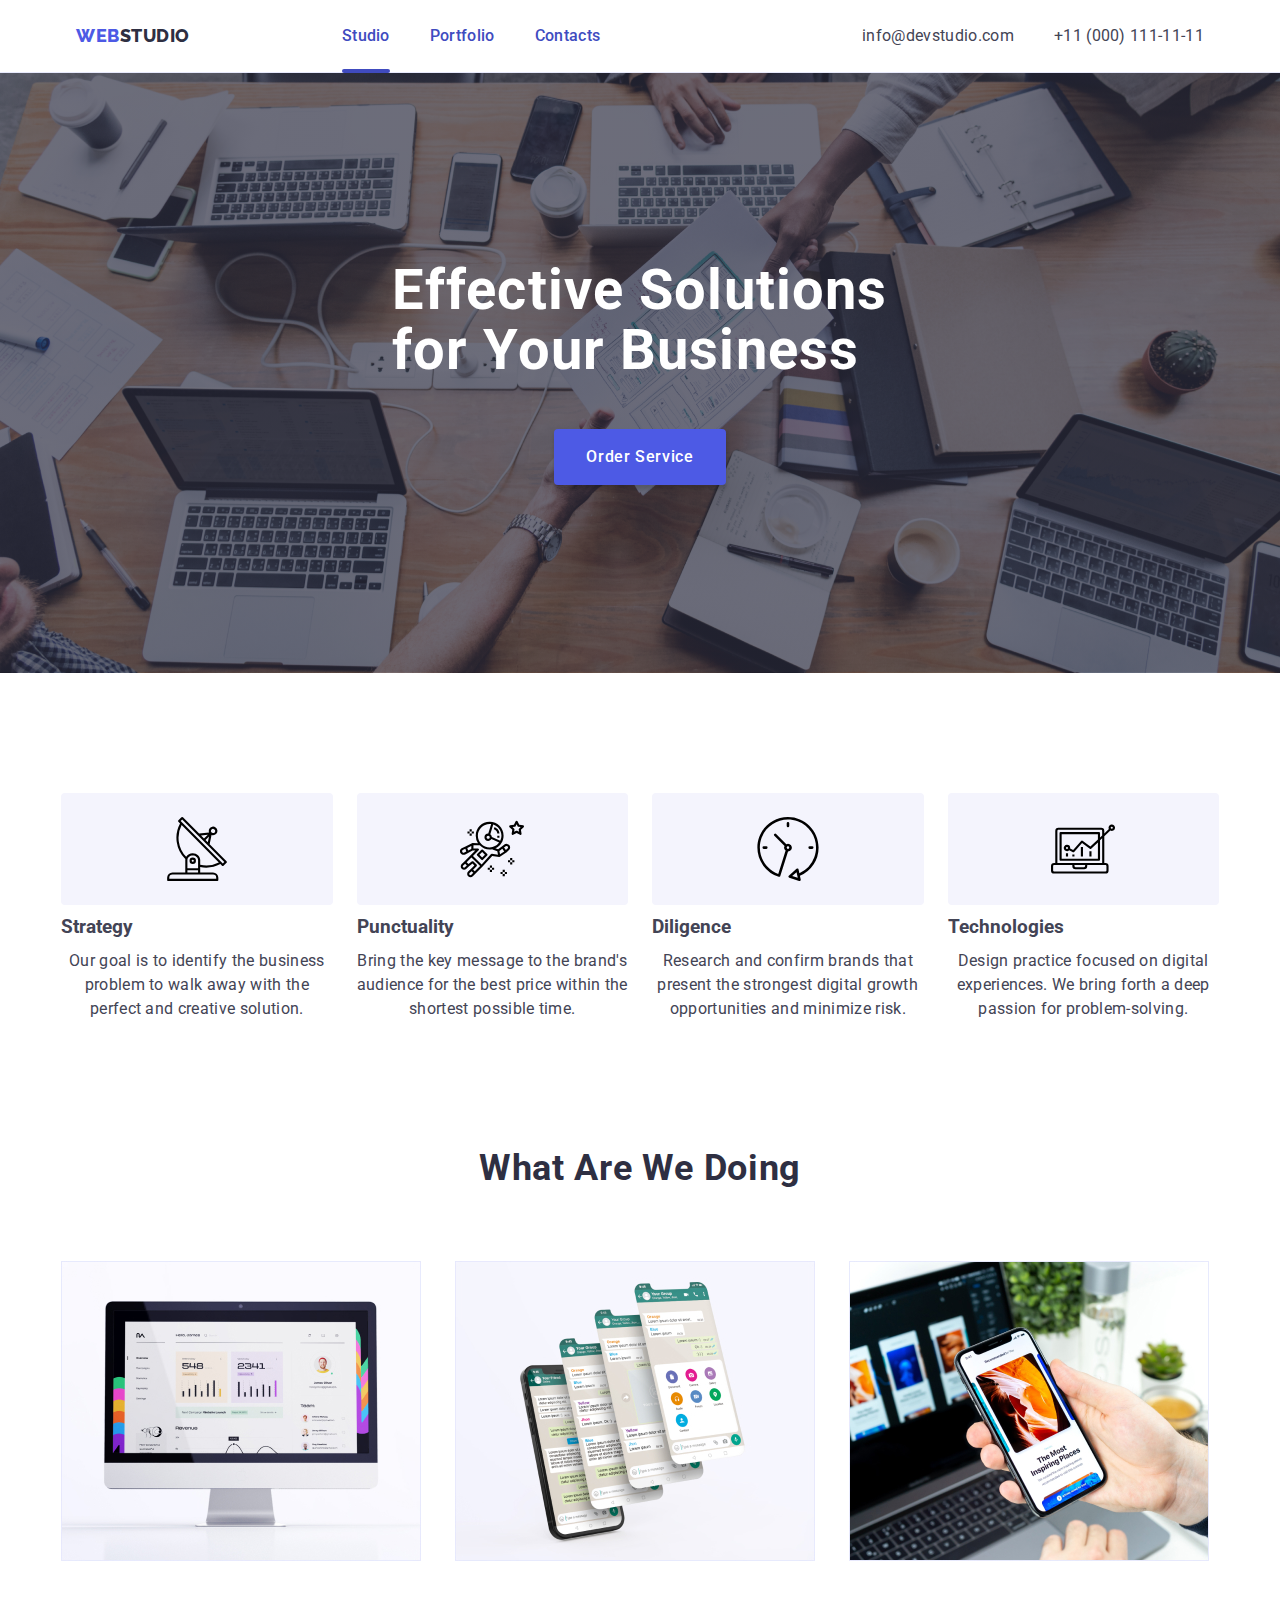
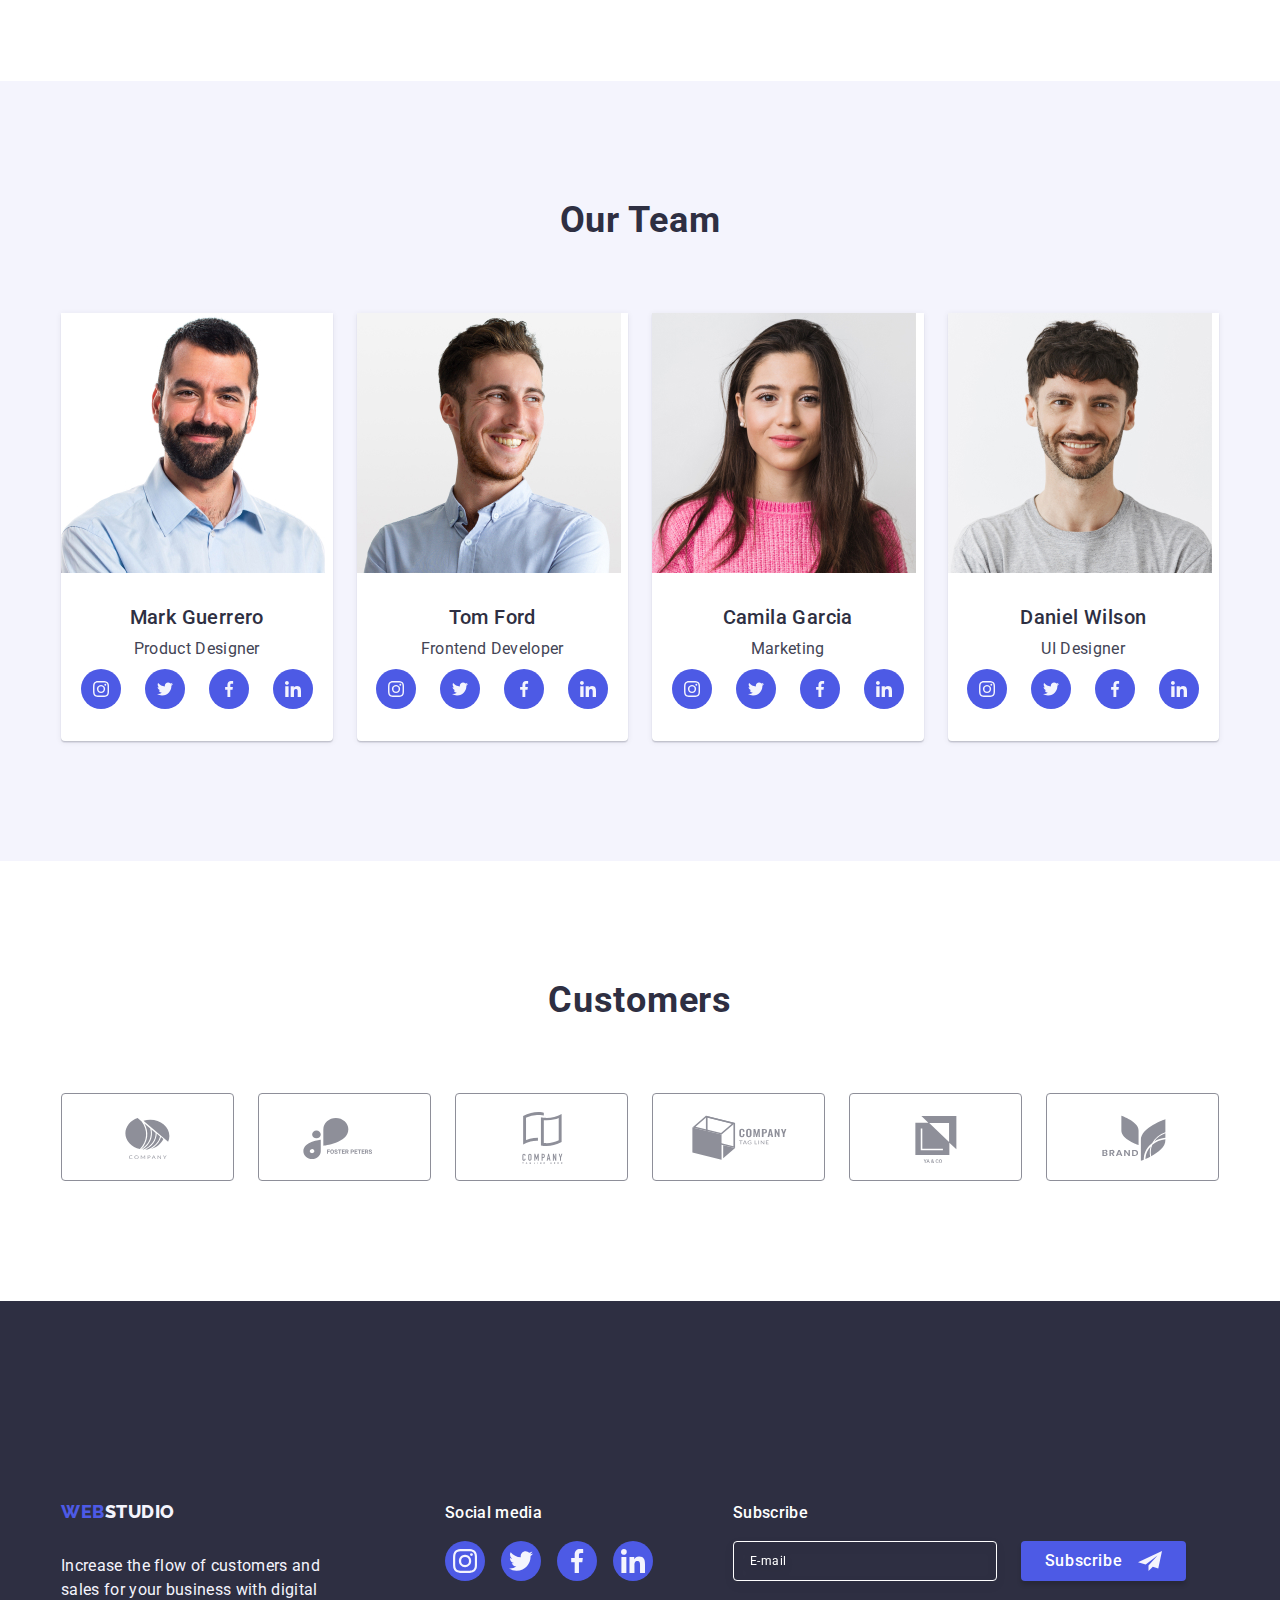
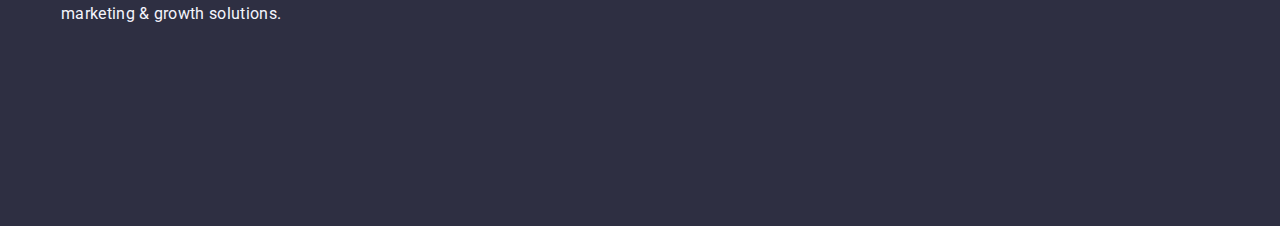
<file: index.html>
<!DOCTYPE html>
<html lang="en">
  <head>
    <meta charset="UTF-8" />
    <meta http-equiv="X-UA-Compatible" content="IE=edge" />
    <meta name="viewport" content="width=device-width, initial-scale=1.0" />
    <link rel="preconnect" href="https://fonts.googleapis.com" />
    <link rel="preconnect" href="https://fonts.gstatic.com" crossorigin />
    <link
      href="https://fonts.googleapis.com/css2?family=Raleway:wght@800&family=Roboto:wght@400;500;700;900&display=swap"
      rel="stylesheet"
    />
    <link
      rel="stylesheet"
      href="https://cdn.jsdelivr.net/npm/modern-normalize@1.1.0/modern-normalize.min.css"
    />
    <link rel="stylesheet" href="./css/style.css" />
    <title>Main page</title>
  </head>
  <body>
    <header class="page-header">
      <div class="container header-container">
        <nav class="menu">
          <a class="logo link" href="./index.html"
            >Web<span class="logo-text">Studio</span>
          </a>
          <ul class="menu-nav list">
            <li>
              <a class="menu-nav link active" href="./index.html">Studio</a>
            </li>
            <li>
              <a class="menu-nav link" href="./portfolio.html">Portfolio</a>
            </li>
            <li><a class="menu-nav link" href="">Contacts</a></li>
          </ul>
        </nav>

        <address class="contact">
          <ul class="contact list">
            <li>
              <a class="contact link" href="mailto:info@devstudio.com"
                >info@devstudio.com</a
              >
            </li>
            <li>
              <a class="contact link" href="tel:+110001111111"
                >+11 (000) 111-11-11</a
              >
            </li>
          </ul>
        </address>
      </div>
    </header>

    <main>
      <!-- SECTION   1 -->
      <section class="section hero">
        <div class="container hero-container">
          <h1 class="hero-text">Effective Solutions for Your Business</h1>
          <button type="button" class="hero-button" data-modal-open>
            <span class="hero-btn-txt">Order Service</span>
          </button>
        </div>
      </section>

      <!-- SECTION 2-->
      <section class="section preference">
        <div class="container">
          <h2 class="visually-hidden">Our preference</h2>
          <ul class="preference list">
            <li class="pref-content">
              <div class="pref-rectangle">
                <svg class="pref-icon" width="64" height="64">
                  <use href="./images/icons.svg#icon-antenna"></use>
                </svg>
              </div>
              <h3 class="name-group">Strategy</h3>
              <p class="pref-text">
                Our goal is to identify the business problem to walk away with
                the perfect and creative solution.
              </p>
            </li>
            <li class="pref-content">
              <div class="pref-rectangle">
                <svg class="pref-icon" width="64" height="64">
                  <use href="./images/icons.svg#icon-astronaut"></use>
                </svg>
              </div>
              <h3 class="name-group">Punctuality</h3>
              <p class="pref-text">
                Bring the key message to the brand's audience for the best price
                within the shortest possible time.
              </p>
            </li>
            <li class="pref-content">
              <div class="pref-rectangle">
                <svg class="pref-icon" width="64" height="64">
                  <use href="./images/icons.svg#icon-clock"></use>
                </svg>
              </div>
              <h3 class="name-group">Diligence</h3>
              <p class="pref-text">
                Research and confirm brands that present the strongest digital
                growth opportunities and minimize risk.
              </p>
            </li>
            <li class="pref-content">
              <div class="pref-rectangle">
                <svg class="pref-icon" width="64" height="64">
                  <use href="./images/icons.svg#icon-diagram"></use>
                </svg>
              </div>
              <h3 class="name-group">Technologies</h3>
              <p class="pref-text">
                Design practice focused on digital experiences. We bring forth a
                deep passion for problem-solving.
              </p>
            </li>
          </ul>
        </div>
      </section>

      <!-- SECTION 3-->
      <section class="section doing">
        <div class="container">
          <h2 class="name-sect">What are we doing</h2>
          <ul class="doing list">
            <li class="doing-items">
              <img
                src="./images/monitor.jpg"
                width="360"
                height="300"
                alt="Monitor"
              />
            </li>
            <li class="doing-items">
              <img
                src="./images/mobile.jpg"
                width="360"
                height="300"
                alt="Mobile"
              />
            </li>
            <li class="doing-items">
              <img
                src="./images/hand-mobile.jpg"
                width="360"
                height="300"
                alt="Mobile on hand"
              />
            </li>
          </ul>
        </div>
      </section>

      <!-- SECTION 4-->
      <section class="section team">
        <div class="container">
          <h2 class="name-sect">Our Team</h2>
          <ul class="team list">
            <li class="team-item">
              <img
                src="./images/Mark-Guerrero.jpg"
                width="264"
                alt="Mark Guerrero"
              />
              <div class="card-content">
                <h3 class="team-name-group">Mark Guerrero</h3>
                <p class="pref-text">Product Designer</p>
                <ul class="social list">
                  <li class="social-items">
                    <a href="" class="social-link">
                      <svg class="icon-social" height="16" width="16">
                        <use href="./images/icons.svg#icon-instagram"></use>
                      </svg>
                    </a>
                  </li>
                  <li class="social-items">
                    <a href="" class="social-link">
                      <svg class="icon-social" height="16" width="16">
                        <use href="./images/icons.svg#icon-twitter"></use>
                      </svg>
                    </a>
                  </li>
                  <li class="social-items">
                    <a href="" class="social-link">
                      <svg class="icon-social" height="16" width="16">
                        <use href="./images/icons.svg#icon-facebook"></use>
                      </svg>
                    </a>
                  </li>
                  <li class="social-items">
                    <a href="" class="social-link">
                      <svg class="icon-social" height="16" width="16">
                        <use href="./images/icons.svg#icon-linkedin"></use>
                      </svg>
                    </a>
                  </li>
                </ul>
              </div>
            </li>
            <li class="team-item">
              <img src="./images/Tom-Ford.jpg" width="264" alt="Tom Ford" />
              <div class="card-content">
                <h3 class="team-name-group">Tom Ford</h3>
                <p class="pref-text">Frontend Developer</p>
                <ul class="social list">
                  <li class="social-items">
                    <a href="" class="social-link">
                      <svg class="icon-social" height="16" width="16">
                        <use href="./images/icons.svg#icon-instagram"></use>
                      </svg>
                    </a>
                  </li>
                  <li class="social-items">
                    <a href="" class="social-link">
                      <svg class="icon-social" height="16" width="16">
                        <use href="./images/icons.svg#icon-twitter"></use>
                      </svg>
                    </a>
                  </li>
                  <li class="social-items">
                    <a href="" class="social-link">
                      <svg class="icon-social" height="16" width="16">
                        <use href="./images/icons.svg#icon-facebook"></use>
                      </svg>
                    </a>
                  </li>
                  <li class="social-items">
                    <a href="" class="social-link">
                      <svg class="icon-social" height="16" width="16">
                        <use href="./images/icons.svg#icon-linkedin"></use>
                      </svg>
                    </a>
                  </li>
                </ul>
              </div>
            </li>
            <li class="team-item">
              <img
                src="./images/Camila-Garcia.jpg"
                width="264"
                alt="Camila Garcia"
              />
              <div class="card-content">
                <h3 class="team-name-group">Camila Garcia</h3>
                <p class="pref-text">Marketing</p>
                <ul class="social list">
                  <li class="social-items">
                    <a href="" class="social-link">
                      <svg class="icon-social" height="16" width="16">
                        <use href="./images/icons.svg#icon-instagram"></use>
                      </svg>
                    </a>
                  </li>
                  <li class="social-items">
                    <a href="" class="social-link">
                      <svg class="icon-social" height="16" width="16">
                        <use href="./images/icons.svg#icon-twitter"></use>
                      </svg>
                    </a>
                  </li>
                  <li class="social-items">
                    <a href="" class="social-link">
                      <svg class="icon-social" height="16" width="16">
                        <use href="./images/icons.svg#icon-facebook"></use>
                      </svg>
                    </a>
                  </li>
                  <li class="social-items">
                    <a href="" class="social-link">
                      <svg class="icon-social" height="16" width="16">
                        <use href="./images/icons.svg#icon-linkedin"></use>
                      </svg>
                    </a>
                  </li>
                </ul>
              </div>
            </li>
            <li class="team-item">
              <img
                src="./images/Daniel-Wilson.jpg"
                width="264"
                alt="Daniel Wilson"
              />
              <div class="card-content">
                <h3 class="team-name-group">Daniel Wilson</h3>
                <p class="pref-text">UI Designer</p>
                <ul class="social list">
                  <li class="social-items">
                    <a href="" class="social-link">
                      <svg class="icon-social" height="16" width="16">
                        <use href="./images/icons.svg#icon-instagram"></use>
                      </svg>
                    </a>
                  </li>
                  <li class="social-items">
                    <a href="" class="social-link">
                      <svg class="icon-social" height="16" width="16">
                        <use href="./images/icons.svg#icon-twitter"></use>
                      </svg>
                    </a>
                  </li>
                  <li class="social-items">
                    <a href="" class="social-link">
                      <svg class="icon-social" height="16" width="16">
                        <use href="./images/icons.svg#icon-facebook"></use>
                      </svg>
                    </a>
                  </li>
                  <li class="social-items">
                    <a href="" class="social-link">
                      <svg class="icon-social" height="16" width="16">
                        <use href="./images/icons.svg#icon-linkedin"></use>
                      </svg>
                    </a>
                  </li>
                </ul>
              </div>
            </li>
          </ul>
        </div>
      </section>

      <!-- SECTION 5-->
      <section class="section customers">
        <div class="container">
          <h2 class="name-sect">Customers</h2>
          <ul class="customers list">
            <li class="customers-item">
              <a href="" class="customers-link">
                <svg class="icon-customers" height="56" width="104">
                  <use href="./images/icons.svg#icon-logo-company"></use>
                </svg>
              </a>
            </li>
            <li class="customers-item">
              <a class="customers-link" href="">
                <svg class="icon-customers" height="56" width="104">
                  <use href="./images/icons.svg#icon-logo-foster-peters"></use>
                </svg>
              </a>
            </li>
            <li class="customers-item">
              <a class="customers-link" href="">
                <svg class="icon-customers" height="56" width="104">
                  <use href="./images/icons.svg#icon-logo-tagline"></use>
                </svg>
              </a>
            </li>
            <li class="customers-item">
              <a class="customers-link" href="">
                <svg class="icon-customers" height="56" width="104">
                  <use
                    href="./images/icons.svg#icon-logo-tagline-company"
                  ></use>
                </svg>
              </a>
            </li>
            <li class="customers-item">
              <a class="customers-link" href="">
                <svg class="icon-customers" height="56" width="104">
                  <use href="./images/icons.svg#icon-logo-ya-co"></use>
                </svg>
              </a>
            </li>
            <li class="customers-item">
              <a class="customers-link" href="">
                <svg class="icon-customers" height="56" width="104">
                  <use href="./images/icons.svg#icon-logo-brand"></use>
                </svg>
              </a>
            </li>
          </ul>
        </div>
      </section>
    </main>
    <footer class="footer">
      <div class="container footer">
        <div class="footer-content">
          <a class="logo-footer" href="./index.html"
            >Web<span class="logo-footer-text">Studio</span></a
          >
          <p class="footer-text">
            Increase the flow of customers and sales for your business with
            digital marketing & growth solutions.
          </p>
        </div>
        <div class="footer-social">
          <p class="footer-social-text">Social media</p>
          <ul class="social-footer list">
            <li class="social-footer-items">
              <a class="social-footer-link" href="">
                <svg class="footer-icon-social" height="24" width="24">
                  <use href="./images/icons.svg#icon-instagram"></use>
                </svg>
              </a>
            </li>
            <li class="social-footer-items">
              <a class="social-footer-link" href="">
                <svg class="footer-icon-social" height="24" width="24">
                  <use href="./images/icons.svg#icon-twitter"></use>
                </svg>
              </a>
            </li>
            <li class="social-footer-items">
              <a class="social-footer-link" href="">
                <svg class="footer-icon-social" height="24" width="24">
                  <use href="./images/icons.svg#icon-facebook"></use>
                </svg>
              </a>
            </li>
            <li class="social-footer-items">
              <a class="social-footer-link" href="">
                <svg class="footer-icon-social" height="24" width="24">
                  <use href="./images/icons.svg#icon-linkedin"></use>
                </svg>
              </a>
            </li>
          </ul>
        </div>
        <div class="footer-subscribe">
          <p class="subscribe-text">Subscribe</p>
          <form class="subscribe-form">
            <label class="label-subscribe">
              <input
                class="input-subscribe"
                name="email"
                type="email"
                placeholder="E-mail"
              />
            </label>
            <button class="button-subscribe" type="submit">
              Subscribe
              <svg class="icon-subscribe" width="24" height="24">
                <use href="./images/icons.svg#icon-subscribe"></use>
              </svg>
            </button>
          </form>
        </div>
      </div>
    </footer>
    <div class="backdrop is-hidden" data-modal>
      <div class="modal">
        <button type="button" class="modal-btn" data-modal-close>
          <svg class="icon-modal-btn" width="8" height="8">
            <use href="./images/icons.svg#icon-close-black"></use>
          </svg>
        </button>
        <p class="modal-title">Leave your contacts and we will call you back</p>
        <form class="form-modal">
          <div class="form-items">
            <label class="modal-label" for="user-name"> Name</label>
            <div class="container-input-svg">
              <input
                class="modal-text"
                id="user-name"
                type="text"
                name="user-name"
              />
              <svg class="icon-modal" height="24" width="18">
                <use href="./images/icons.svg#icon-person"></use>
              </svg>
            </div>
          </div>
          <div class="form-items">
            <label class="modal-label" for="user-phone"> Phone</label>
            <div class="container-input-svg">
              <input
                class="modal-text"
                type="tel"
                id="user-phone"
                name="user-phone"
              />
              <svg class="icon-modal" height="24" width="18">
                <use href="./images/icons.svg#icon-phone"></use>
              </svg>
            </div>
          </div>
          <div class="form-items">
            <label class="modal-label" for="user-email">Email</label>
            <div class="container-input-svg">
              <input
                class="modal-text"
                type="email"
                id="user-email"
                name="user-email"
              />
              <svg class="icon-modal" height="24" width="18">
                <use href="./images/icons.svg#icon-email"></use>
              </svg>
            </div>
          </div>
          <div class="form-items-comment">
            <label class="modal-label" for="user-comment">Comment</label>
            <textarea
              class="modal-text-comment"
              id="user-comment"
              name="user-comment"
              placeholder="Text input"
            ></textarea>
          </div>

          <div class="form-items-checkbox">
            <input
              class="modal-checkbox visually-hidden"
              type="checkbox"
              id="user-privacy"
              name="user-privacy"
              value="true"
            />
            <label class="modal-label-checkbox" for="user-privacy">
              <span class="privacy-text">
                <svg class="icon-checkbox" height="8" width="10">
                  <use href="./images/icons.svg#icon-Vector"></use>
                </svg>
              </span>
              I accept the terms and conditions of the
              <a class="privacy link" href=""> Privacy Policy </a>
            </label>
          </div>

          <button class="modal-button" type="submit">
            <span class="modal-btn-txt">Send</span>
          </button>
        </form>
      </div>
    </div>
    <script src="./js/modal.js"></script>
  </body>
</html>
</file>
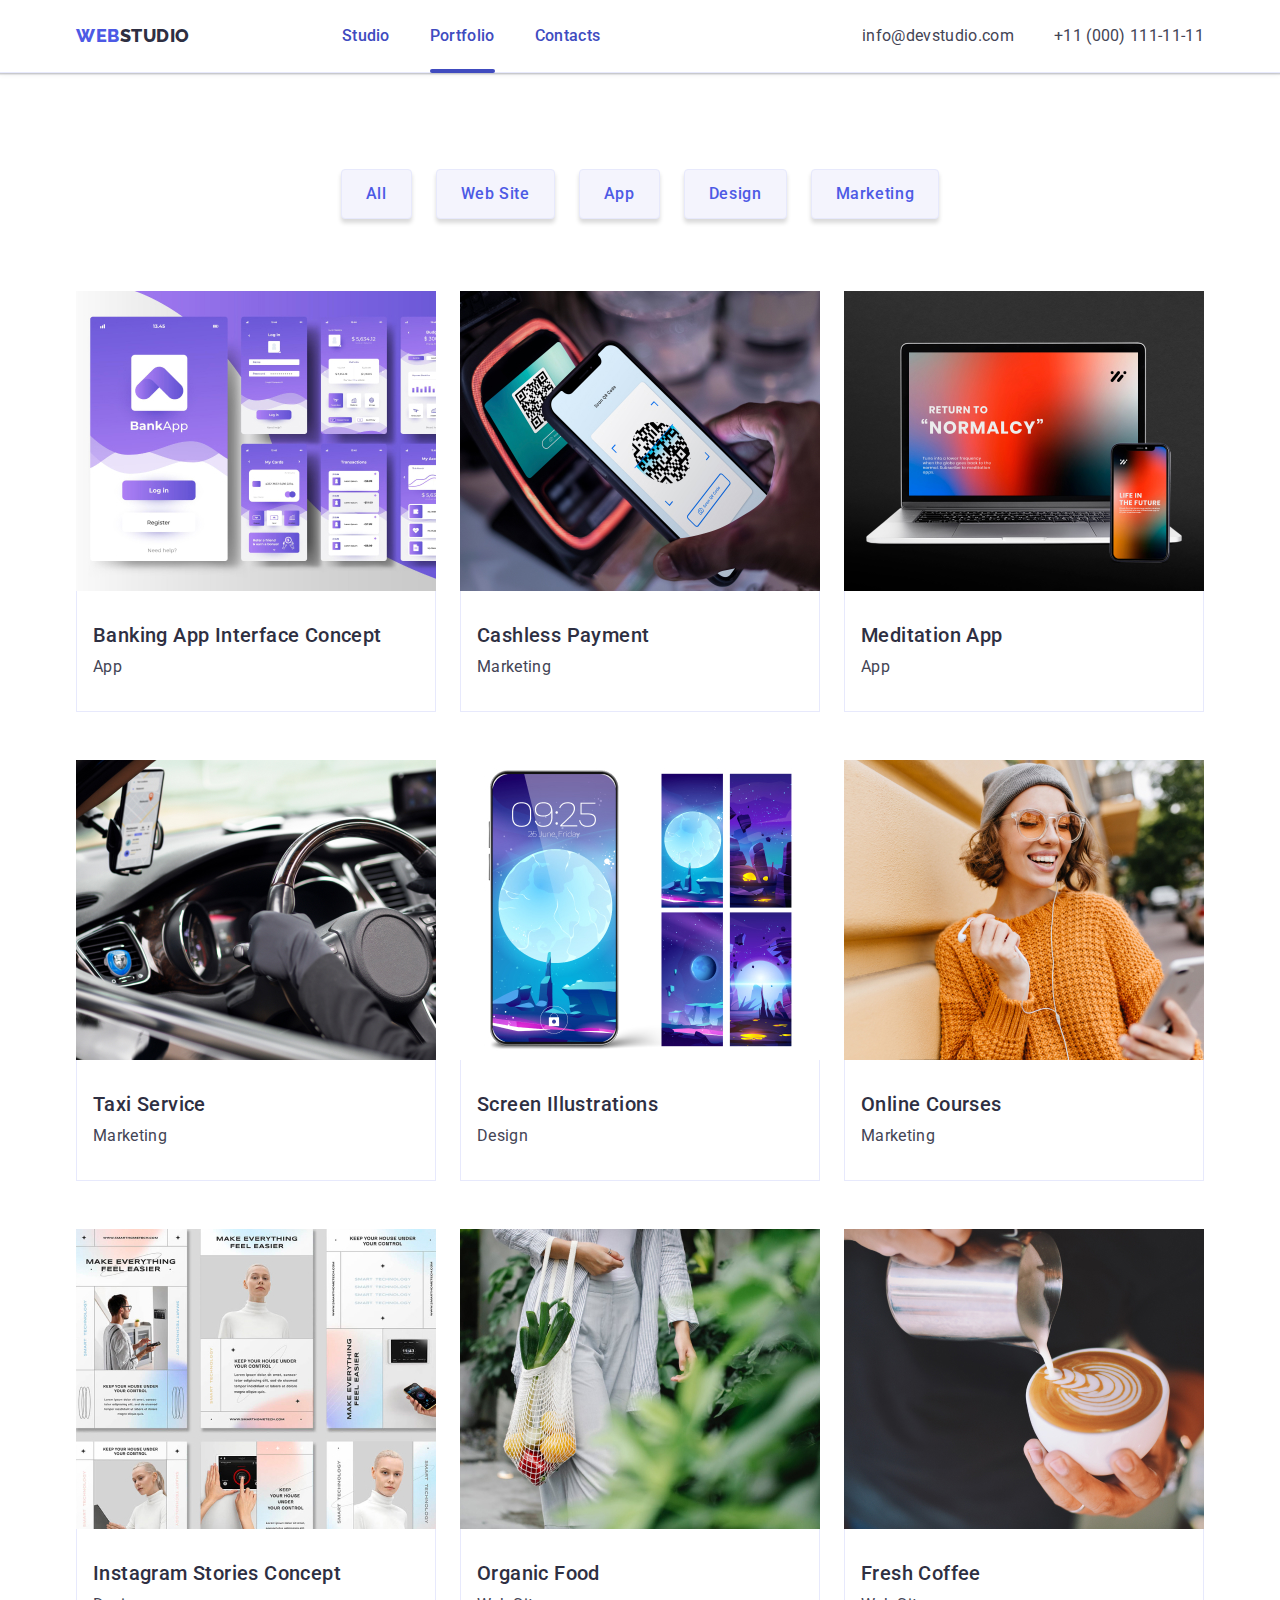
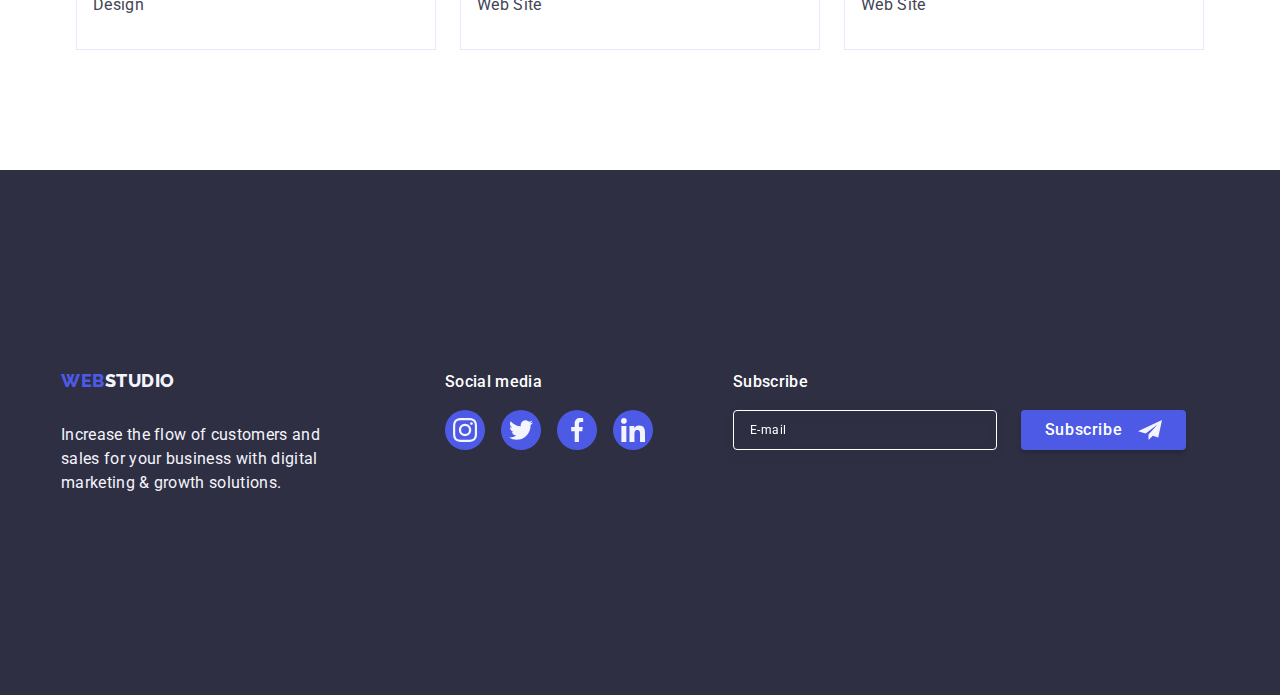
<file: portfolio.html>
<!DOCTYPE html>
<html lang="en">
  <head>
    <meta charset="UTF-8" />
    <meta http-equiv="X-UA-Compatible" content="IE=edge" />
    <meta name="viewport" content="width=device-width, initial-scale=1.0" />

    <link rel="preconnect" href="https://fonts.googleapis.com" />
    <link rel="preconnect" href="https://fonts.gstatic.com" crossorigin />
    <link
      href="https://fonts.googleapis.com/css2?family=Raleway:wght@800&family=Roboto:wght@400;500;700;900&display=swap"
      rel="stylesheet"
    />
    <link
      rel="stylesheet"
      href="https://cdn.jsdelivr.net/npm/modern-normalize@1.1.0/modern-normalize.min.css"
    />
    <link rel="stylesheet" href="./css/style.css" />
    <title>Portfolio</title>
  </head>
  <body>
    <header class="page-header">
      <div class="container header-container">
        <nav class="menu">
          <a class="logo link" href="./index.html"
            >Web<span class="logo-text">Studio</span>
          </a>
          <ul class="menu-nav list">
            <li>
              <a class="menu-nav link" href="./index.html">Studio</a>
            </li>
            <li>
              <a class="menu-nav link active" href="./portfolio.html"
                >Portfolio</a
              >
            </li>
            <li><a class="menu-nav link" href="">Contacts</a></li>
          </ul>
        </nav>

        <address class="contact">
          <ul class="contact list">
            <li>
              <a class="contact link" href="mailto:info@devstudio.com"
                >info@devstudio.com</a
              >
            </li>
            <li>
              <a class="contact link" href="tel:+110001111111"
                >+11 (000) 111-11-11</a
              >
            </li>
          </ul>
        </address>
      </div>
    </header>

    <main>
      <section class="filter-section">
        <div class="container">
          <h1 class="visually-hidden">Portfolio</h1>
          <ul class="filter list">
            <li class="filter-items">
              <button class="filt-btn" type="button">All</button>
            </li>
            <li class="filter-items">
              <button class="filt-btn" type="button">Web Site</button>
            </li>
            <li class="filter-items">
              <button class="filt-btn" type="button">App</button>
            </li>
            <li class="filter-items">
              <button class="filt-btn" type="button">Design</button>
            </li>
            <li class="filter-items">
              <button class="filt-btn" type="button">Marketing</button>
            </li>
          </ul>
          <ul class="work list">
            <li class="work-items">
              <a class="project link" href="./images/banking-app.jpg">
                <div class="work-img-overflow">
                  <img
                    src="./images/banking-app.jpg"
                    alt="Photo Banking App"
                    width="360"
                  />
                  <p class="work-cover-text">
                    14 Stylish and User-Friendly App Design Concepts · Task
                    Manager App · Calorie Tracker App · Exotic Fruit Ecommerce
                    App · Cloud Storage App
                  </p>
                </div>
                <div class="work-items-conteiner">
                  <h2 class="project-text">Banking App Interface Concept</h2>
                  <p class="type-project">App</p>
                </div>
              </a>
            </li>
            <li class="work-items">
              <a class="project link" href="./images/cashless.jpg">
                <div class="work-img-overflow">
                  <img
                    src="./images/cashless.jpg"
                    alt="Photo Cashless"
                    width="360"
                  />

                  <p class="work-cover-text">
                    14 Stylish and User-Friendly App Design Concepts · Task
                    Manager App · Calorie Tracker App · Exotic Fruit Ecommerce
                    App · Cloud Storage App
                  </p>
                </div>
                <div class="work-items-conteiner">
                  <h2 class="project-text">Cashless Payment</h2>
                  <p class="type-project">Marketing</p>
                </div>
              </a>
            </li>
            <li class="work-items">
              <a class="project link" href="./images/meditation.jpg">
                <div class="work-img-overflow">
                  <img
                    src="./images/meditation.jpg"
                    alt="Photo Meditation"
                    width="360"
                  />

                  <p class="work-cover-text">
                    14 Stylish and User-Friendly App Design Concepts · Task
                    Manager App · Calorie Tracker App · Exotic Fruit Ecommerce
                    App · Cloud Storage App
                  </p>
                </div>
                <div class="work-items-conteiner">
                  <h2 class="project-text">Meditation App</h2>
                  <p class="type-project">App</p>
                </div>
              </a>
            </li>
            <li class="work-items">
              <a class="project link" href="./images/taxi-srv.jpg">
                <div class="work-img-overflow">
                  <img
                    src="./images/taxi-srv.jpg"
                    alt="Pictures Taxi Service"
                    width="360"
                  />

                  <p class="work-cover-text">
                    14 Stylish and User-Friendly App Design Concepts · Task
                    Manager App · Calorie Tracker App · Exotic Fruit Ecommerce
                    App · Cloud Storage App
                  </p>
                </div>
                <div class="work-items-conteiner">
                  <h2 class="project-text">Taxi Service</h2>
                  <p class="type-project">Marketing</p>
                </div>
              </a>
            </li>
            <li class="work-items">
              <a class="project link" href="./images/scr-illustr.jpg">
                <div class="work-img-overflow">
                  <img
                    src="./images/scr-illustr.jpg"
                    alt="Pictures Screen Illustrations"
                    width="360"
                  />

                  <p class="work-cover-text">
                    14 Stylish and User-Friendly App Design Concepts · Task
                    Manager App · Calorie Tracker App · Exotic Fruit Ecommerce
                    App · Cloud Storage App
                  </p>
                </div>
                <div class="work-items-conteiner">
                  <h2 class="project-text">Screen Illustrations</h2>
                  <p class="type-project">Design</p>
                </div>
              </a>
            </li>
            <li class="work-items">
              <a class="project link" href="./images/online-course.jpg">
                <div class="work-img-overflow">
                  <img
                    src="./images/online-course.jpg"
                    alt="Pictures Online Courses"
                    width="360"
                  />

                  <p class="work-cover-text">
                    14 Stylish and User-Friendly App Design Concepts · Task
                    Manager App · Calorie Tracker App · Exotic Fruit Ecommerce
                    App · Cloud Storage App
                  </p>
                </div>
                <div class="work-items-conteiner">
                  <h2 class="project-text">Online Courses</h2>
                  <p class="type-project">Marketing</p>
                </div>
              </a>
            </li>
            <li class="work-items">
              <a class="project link" href="./images/inst-story.jpg">
                <div class="work-img-overflow">
                  <img
                    src="./images/inst-story.jpg"
                    alt="Photo Instagram Stories"
                    width="360"
                  />

                  <p class="work-cover-text">
                    14 Stylish and User-Friendly App Design Concepts · Task
                    Manager App · Calorie Tracker App · Exotic Fruit Ecommerce
                    App · Cloud Storage App
                  </p>
                </div>
                <div class="work-items-conteiner">
                  <h2 class="project-text">Instagram Stories Concept</h2>
                  <p class="type-project">Design</p>
                </div>
              </a>
            </li>
            <li class="work-items">
              <a class="project link" href="./images/food.jpg">
                <div class="work-img-overflow">
                  <img
                    src="./images/food.jpg"
                    alt="Photo Organic Food"
                    width="360"
                  />

                  <p class="work-cover-text">
                    14 Stylish and User-Friendly App Design Concepts · Task
                    Manager App · Calorie Tracker App · Exotic Fruit Ecommerce
                    App · Cloud Storage App
                  </p>
                </div>
                <div class="work-items-conteiner">
                  <h2 class="project-text">Organic Food</h2>
                  <p class="type-project">Web Site</p>
                </div>
              </a>
            </li>
            <li class="work-items">
              <a class="project link" href="./images/coffee.jpg">
                <div class="work-img-overflow">
                  <img
                    src="./images/coffee.jpg"
                    alt="Photo Fresh Coffee"
                    width="360"
                  />

                  <p class="work-cover-text">
                    14 Stylish and User-Friendly App Design Concepts · Task
                    Manager App · Calorie Tracker App · Exotic Fruit Ecommerce
                    App · Cloud Storage App
                  </p>
                </div>
                <div class="work-items-conteiner">
                  <h2 class="project-text">Fresh Coffee</h2>
                  <p class="type-project">Web Site</p>
                </div>
              </a>
            </li>
          </ul>
        </div>
      </section>
    </main>
    <footer class="footer">
      <div class="container footer">
        <div class="footer-content">
          <a class="logo-footer" href="./index.html"
            >Web<span class="logo-footer-text">Studio</span></a
          >
          <p class="footer-text">
            Increase the flow of customers and sales for your business with
            digital marketing & growth solutions.
          </p>
        </div>
        <div class="footer-social">
          <p class="footer-social-text">Social media</p>
          <ul class="social-footer list">
            <li class="social-footer-items">
              <a class="social-footer-link" href="">
                <svg class="footer-icon-social" height="24" width="24">
                  <use href="./images/icons.svg#icon-instagram"></use>
                </svg>
              </a>
            </li>
            <li class="social-footer-items">
              <a class="social-footer-link" href="">
                <svg class="footer-icon-social" height="24" width="24">
                  <use href="./images/icons.svg#icon-twitter"></use>
                </svg>
              </a>
            </li>
            <li class="social-footer-items">
              <a class="social-footer-link" href="">
                <svg class="footer-icon-social" height="24" width="24">
                  <use href="./images/icons.svg#icon-facebook"></use>
                </svg>
              </a>
            </li>
            <li class="social-footer-items">
              <a class="social-footer-link" href="">
                <svg class="footer-icon-social" height="24" width="24">
                  <use href="./images/icons.svg#icon-linkedin"></use>
                </svg>
              </a>
            </li>
          </ul>
        </div>
        <div class="footer-subscribe">
          <p class="subscribe-text">Subscribe</p>
          <form class="subscribe-form">
            <label class="label-subscribe">
              <input
                class="input-subscribe"
                name="email"
                type="email"
                placeholder="E-mail"
              />
            </label>
            <button class="button-subscribe" type="submit">
              Subscribe
              <svg class="icon-subscribe" width="24" height="24">
                <use href="./images/icons.svg#icon-subscribe"></use>
              </svg>
            </button>
          </form>
        </div>
      </div>
    </footer>
  </body>
</html>
</file>
<file: css/style.css>
:root {
  --primary-font: "Roboto", sans-serif;
  --primary-fontsize: 16px;
  --primary-fontweight: 400;
  --primary-fontcolor: #434455;
  --primary-logocolor: #4d5ae5;
  --textcolor: #2e2f42;
  --textcolor2: #f4f4fd;
  --textlinknav: #404bbf;
  --primary-lineweight: 1.5;
  --btncolor: #4d5ae5;
  --btnBGcolor: #f4f4fd;
  --project-fontcolor: #2e2f42;
  --collor-button: #e7e9fc;
  --footer-color: #ffffff;
  --color-customers: #8e8f99;
}

h1,
h2,
h3,
h4,
h5,
h6,
p {
  margin: 0;
  margin-bottom: 0;
}
ul {
  margin-top: 0;
  margin-bottom: 0;
  padding-left: 0;
}

a {
  text-decoration: none;
}

img {
  display: block;
}

input {
  font-family: inherit;
}

.visually-hidden {
  position: absolute;
  width: 1px;
  height: 1px;
  margin: -1px;
  border: 0;
  padding: 0;
  white-space: nowrap;
  clip-path: inset(100%);
  clip: rect(0 0 0 0);
  overflow: hidden;
}

.list {
  list-style: none;
  padding-left: 0;
  margin: 0;
}

body {
  background: #ffffff;
  font-family: var(--primary-font);
  color: var(--primary-fontcolor);
  font-size: var(--primary-fontsize);
  line-height: var(--primary-lineweight);
  font-weight: var(--primary-fontweight);
}
.container {
  width: 1158px;
  margin: 0 auto;
}

.page-header {
  border-bottom: 1px solid #e7e9fc;
  box-shadow: 0px 2px 1px rgba(46, 47, 66, 0.08),
    0px 1px 1px rgba(46, 47, 66, 0.16), 0px 1px 6px rgba(46, 47, 66, 0.08);
}

.container.header-container {
  display: flex;
  gap: 40px;
  align-items: center;

  padding-top: 24px;
  padding-bottom: 24px;
  padding: 0 15px;
}

.logo-text {
  color: var(--textcolor);
}
.logo.link {
  font-family: "Raleway", sans-serif;
  font-weight: 800;
  text-transform: uppercase;
  font-size: 18px;
  line-height: 1.17;
  letter-spacing: 0.03em;
  color: var(--primary-logocolor);
  list-style: none;
  text-decoration: none;
}

.menu {
  display: flex;
  align-items: center;
  flex-grow: 1;
}

.logo {
  display: flex;
  flex-direction: row;
  align-items: center;
  margin-right: 76px;
}

.menu-nav {
  gap: 40px;
  display: flex;
  align-items: center;
}

.menu-nav.list {
  font-weight: 500;
  list-style-type: none;
  margin-left: 76px;
  color: #404bbf;
}

.menu-nav.link {
  letter-spacing: 0.02em;
  color: #404bbf;
  text-decoration: none;
  padding: 24px 0 24px;
  transition: color 250ms cubic-bezier(0.4, 0, 0.2, 1);
}
.active {
  position: relative;
}

.active::after {
  content: "";
  position: absolute;
  height: 4px;
  width: 100%;
  background: #404bbf;
  border-radius: 2px;
  left: 0;
  bottom: -1px;
}
.menu-nav.link:hover,
.menu-nav.link:focus {
  color: var(--textlinknav);
}

.contact.link:hover,
.contact.link:focus {
  color: #404bbf;
}

.contact {
  display: flex;
  margin: 0 auto;
}
.contact.list {
  display: flex;
  gap: 40px;

  font-style: none;
  font-weight: 400;
  line-height: 1.5;
  color: #434455;
  font-style: normal;
  list-style-type: none;
}

.contact.link {
  font-size: 16px;
  line-height: 1.5;
  letter-spacing: 0.02em;
  color: var(--primary-fontcolor);
  text-decoration: none;
  transition: color 250ms cubic-bezier(0.4, 0, 0.2, 1);
}

/* ---------------------SECTION 1 */

.section.hero {
  background: var(--textcolor);
  padding-top: 188px;
  padding-bottom: 188px;
  background-image: linear-gradient(
      to bottom,
      rgba(46, 47, 66, 0.7),
      rgba(46, 47, 66, 0.7)
    ),
    url(../images/people-office.jpg);
  margin-right: auto;
  margin-left: auto;
  max-width: 1440px;
  background-repeat: no-repeat;
  background-position: center;
  background-size: cover;
}

.hero-text {
  font-weight: 700;
  font-size: 56px;
  line-height: 1.07;
  letter-spacing: 0.02em;
  color: #ffffff;

  max-width: 496px;
  margin: 0 auto;
  margin-bottom: 48px;
}

.hero-button {
  display: block;
  margin: 0 auto;
  min-width: 169px;
  transition: background-color 250ms cubic-bezier(0.4, 0, 0.2, 1);
}

.hero-button,
.filt-btn,
.modal-button {
  padding: 16px 32px;
  background: #4d5ae5;
  box-shadow: 0px 4px 4px rgba(0, 0, 0, 0.15);
  border-radius: 4px;
  border: none;

  font-family: "Roboto", sans-serif;
  font-weight: 500;
  font-size: 16px;
  line-height: 1.5;
  letter-spacing: 0.04em;
  color: #ffffff;
  cursor: pointer;
}

.hero-button:hover,
.hero-button:focus,
.modal-button:hover,
.modal-button:focus,
.contact-link:focus {
  background-color: #404bbf;
}

.container.hero-container {
  /* height: 100%;
  width: 100%;
	object-fit: cover; */
}

.hero-btn-txt {
}

/* -------------------SECTION 2 */
.section.preference {
  padding-top: 120px;
  padding-bottom: 120px;
}

.preference.list {
  display: flex;
  gap: 24px;

  list-style: none;
}

.pref-content {
  background-color: #ffffff;
  width: calc((100% - 24px * 3) / 4);
  margin-bottom: 8px;
}

.pref-rectangle {
  background: #f4f4fd;
  border-radius: 4px;
  margin-bottom: 8px;
  height: 112px;
  /* padding: 24px 100px; */
  display: flex;
  align-items: center;
  justify-content: center;
}

.pref-icon {
  /* padding: 24px 100px; */
}

.pref-text {
  font-size: 16px;
  line-height: 1.5;
  letter-spacing: 0.02em;
  color: var(---primary-fontcolor);
}

.name-group {
  margin-bottom: 8px;
}

/* ---------------------SECTION 3 */
.section.doing {
  padding-bottom: 120px;
}
.name-sect {
  font-size: 36px;
  line-height: 1.11;
  letter-spacing: 0.02em;
  text-transform: capitalize;
  color: var(--textcolor);
  text-align: center;
  margin-bottom: 72px;
}
.doing.list {
  display: flex;
  gap: 24px;
  list-style: none;
}
.doing-items {
  width: calc((100% - 48px) / 3);
}

/* ----------------SECTION 4 */
.section.team {
  background-color: #f4f4fd;
  padding-top: 120px;
  padding-bottom: 120px;
}

.team.list {
  display: flex;
  list-style: none;
  gap: 24px;
}
.card-content {
  padding: 32px 0;
}
.team-item {
  background-color: #ffffff;
  border-radius: 0px 0px 4px 4px;
  width: calc((100% - 24px * 3) / 4);
  box-shadow: 0px 1px 6px rgba(46, 47, 66, 0.08),
    0px 1px 1px rgba(46, 47, 66, 0.16), 0px 2px 1px rgba(46, 47, 66, 0.08);
}

.social-items {
  transition: background-color 250ms cubic-bezier(0.4, 0, 0.2, 1);
}

.team-name-group {
  font-weight: 500;
  line-height: 1.2;
  font-size: 20px;
  letter-spacing: 0.02em;
  color: var(--textcolor);
  text-align: center;
  margin-bottom: 8px;
}
.social-link {
  display: flex;
  align-items: center;
  justify-content: center;
  height: 100%;
  width: 100%;
  border-radius: 50%;
  padding: 12px;
  background-color: var(--btncolor);
  transition: background-color 250ms cubic-bezier(0.4, 0, 0.2, 1);
}
.social-link:hover,
.social-link:focus {
  background-color: #404bbf;
}

.social.list {
  display: flex;
  gap: 24px;
  margin-top: 8px;
  justify-content: center;
}
.icon-social {
  color: #f4f4fd;
  fill: var(--btnBGcolor);
}
/* --------------------SECTION 5 ------- */
.customers-item {
  height: 88px;
  width: 168px;
  width: calc((100% - 120px) / 6);
}
.customers.list {
  display: flex;
  gap: 24px;

  list-style: none;
}

.section.customers {
  padding-top: 120px;
  padding-bottom: 120px;
}

.customers-link {
  background-color: #ffffff;
  height: 100%;
  width: 100%;
  display: flex;
  align-items: center;
  justify-content: center;
  border-radius: 4px;
  border: 1px solid #8e8f99;
  border-color: #8e8f99;
  color: var(--color-customers);
  transition: border-color 250ms cubic-bezier(0.4, 0, 0.2, 1),
    color 250ms cubic-bezier(0.4, 0, 0.2, 1);
}

.customers-link:hover .icon-customers,
.customers-link:hover,
.customers-link:focus {
  color: #404bbf;
  border-color: #404bbf;
}

.icon-customers {
  fill: currentColor;
}

.footer-social {
  margin-left: 120px;
  max-width: 208px;
}

.social-footer.list {
  display: flex;
  gap: 16px;
}

.pref-text {
  text-align: center;
}

.footer {
  background-color: var(--textcolor);

  padding: 100px 0;
}

.container.footer {
  display: flex;
  align-items: baseline;
  /* margin-right: 120px; */
}

.footer-text {
  line-height: 1.5;
  letter-spacing: 0.02em;
  color: #f4f4fd;
  max-width: 264px;
  margin-top: 16px;
}

.social-footer-items {
  width: 40px;
  height: 40px;
  transition: background-color 250ms cubic-bezier(0.4, 0, 0.2, 1);
}

.social-footer-link {
  width: 100%;
  height: 100%;
  background-color: var(--btncolor);
  border-radius: 50%;
  display: flex;
  align-items: center;
  justify-content: center;
  transition: background-color 250ms cubic-bezier(0.4, 0, 0.2, 1);
}

.social-footer-link:hover,
.social-footer-link:focus {
  background-color: #31d0aa;
}

.footer-icon-social {
  fill: var(--btnBGcolor);
}
.footer-social-text {
  line-height: 1.5;
  letter-spacing: 0.02em;
  color: #f4f4fd;
  font-weight: 500;
  color: var(--footer-color);
  margin-bottom: 16px;
}

.logo-footer {
  display: inline-block;
  margin-bottom: 16px;
  font-family: "Raleway", sans-serif;
  font-weight: 800;
  text-transform: uppercase;
  font-size: 18px;
  line-height: 1.17;
  letter-spacing: 0.03em;
  color: var(--primary-logocolor);
  list-style: none;
  text-decoration: none;
}

.logo-footer-text {
  color: #f4f4fd;
}

.footer-content {
  /* margin-right: 120px; */
}

.label-subscribe {
  line-height: 1.5;
  letter-spacing: 0.02em;
  font-weight: 500;
  color: var(--footer-color);
  margin-bottom: 16px;
  /* display: flex;
  flex-direction: column; */
}
.footer-subscribe {
  display: inline-block;
  flex-direction: row;

  margin-left: 80px;
}
.subscribe-text {
  margin-bottom: 16px;
  line-height: 1.5;
  letter-spacing: 0.02em;
  font-weight: 500;
  color: var(--footer-color);
}

.subscribe-form {
  display: flex;
  gap: 24px;
}

.input-subscribe {
  padding-left: 16px;
  border: 1px solid #ffffff;
  background: transparent;
  margin-bottom: 16px;

  width: 264px;
  height: 40px;
  font-size: 12px;
  line-height: 1.5;
  letter-spacing: 0.04em;
  filter: drop-shadow(0px 4px 4px rgba(0, 0, 0, 0.15));
  color: var(--footer-color);
  border-radius: 4px;
}

.input-subscribe::placeholder {
  color: var(--footer-color);
}

.button-subscribe {
  min-width: 165px;
  height: 40px;
  display: flex;
  justify-content: center;
  align-items: center;

  background: #4d5ae5;
  box-shadow: 0px 4px 4px rgba(0, 0, 0, 0.15);
  border-radius: 4px;
  border: none;

  font-family: "Roboto", sans-serif;
  font-weight: 500;
  font-size: 16px;
  line-height: 1.5;
  letter-spacing: 0.04em;
  color: #ffffff;
  cursor: pointer;
}

.icon-subscribe {
  margin-left: 16px;
  fill: var(--btnBGcolor);
}

/* PORFOLIO */
.filter-section {
  padding-top: 96px;
  padding-bottom: 120px;
}

.filter.list {
  display: flex;
  gap: 24px;
  justify-content: center;
  margin-bottom: 72px;
}
.filter-items {
}
.work-items {
  width: calc((100% - 78px) / 3);
}

.work-items:hover {
  box-shadow: 0px 1px 6px rgba(46, 47, 66, 0.08),
    0px 1px 1px rgba(46, 47, 66, 0.16), 0px 2px 1px rgba(46, 47, 66, 0.08);
  transform: translate(0);
}

.work-items:hover .work-cover-text {
  transform: translate(0);
}
.work.list {
  display: flex;
  flex-wrap: wrap;
  justify-content: center;
  row-gap: 48px;
  column-gap: 24px;
  list-style: none;
  margin: 0 auto;
}
.work-items-conteiner {
  display: flex;
  flex-direction: column;
  border: 1px solid #e7e9fc;
  padding-left: 8px;
  padding-right: 8px;
  border-top: none;
  padding: 32px 16px;
}

.work-img-overflow {
  position: relative;
  overflow: hidden;
}
.work-cover-block {
}

.work-cover-text {
  position: absolute;
  background-color: #4d5ae5;
  padding: 40px 32px;
  top: 0;
  left: 0;
  width: 100%;
  height: 100%;
  transform: translateY(100%);
  transition: transform 250ms cubic-bezier(0.4, 0, 0.2, 1);

  font-style: normal;
  font-weight: 400;
  font-size: 16px;
  line-height: 1.5;
  letter-spacing: 0.02em;
  color: #f4f4fd;
}

.filt-btn {
  color: var(--btncolor);
  text-align: center;
  letter-spacing: 0.04em;
  background: var(--btnBGcolor);
  padding: 12px 24px;
  border: 1px solid var(--collor-button);
  border-radius: 4px;
  transition: color 250ms cubic-bezier(0.4, 0, 0.2, 1),
    background-color 250ms cubic-bezier(0.4, 0, 0.2, 1),
    border-color 250ms cubic-bezier(0.4, 0, 0.2, 1),
    box-shadow 250ms cubic-bezier(0.4, 0, 0.2, 1);
}
.filt-btn:hover,
.filt-btn:focus {
  color: #ffffff;
  background-color: #404bbf;
  border: 1px solid transparent;
  box-shadow: 0px 3px 1px rgba(0, 0, 0, 0.1), 0px 2px 1px rgba(0, 0, 0, 0.08),
    0px 2px 2px rgba(0, 0, 0, 0.12);
}

.filt-btn:hover .work-cover-text,
.filt-btn:focus .work-cover-text {
}

.project.link {
  text-decoration: none;
  display: block;

  transition: box-shadow 250ms cubic-bezier(0.4, 0, 0.2, 1);
}

.project.link:hover .work-cover-text,
.project.link:focus .work-cover-text {
  transform: translateY(0%);
}

.project.link:hover,
.project.link:focus {
  box-shadow: 0px 1px 6px rgba(46, 47, 66, 0.08),
    0px 1px 1px rgba(46, 47, 66, 0.16), 0px 2px 1px rgba(46, 47, 66, 0.08);
}

.project-text {
  font-weight: 500;
  font-size: 20px;
  line-height: 1.2;
  letter-spacing: 0.02em;
  color: var(--project-fontcolor);
  margin-bottom: 8px;
}
.type-project {
  font-weight: 400;
  font-size: 16px;
  line-height: 1.5;
  letter-spacing: 0.02em;
  color: var(--primary-fontcolor);
}

.backdrop {
  position: fixed;
  top: 0;
  width: 100%;
  height: 100%;
  background-color: rgba(46, 47, 66, 0.4);
  transition: opacity 250ms cubic-bezier(0.4, 0, 0.2, 1),
    visibility 250ms cubic-bezier(0.4, 0, 0.2, 1);
}

.modal {
  position: absolute;
  top: 50%;
  left: 50%;
  transform: translate(-50%, -50%) scale(1);
  transition: transform 250ms cubic-bezier(0.4, 0, 0.2, 1);
  width: 408px;
  min-height: 584px;
  box-shadow: 0px 1px 1px rgba(0, 0, 0, 0.14), 0px 1px 3px rgba(0, 0, 0, 0.12),
    0px 2px 1px rgba(0, 0, 0, 0.2);
  background: #fcfcfc;
  border-radius: 4px;
  padding: 72px 24px 24px 24px;

  font-family: var(--primary-font);
  color: var(--primary-fontcolor);
  font-size: var(--primary-fontsize);
  line-height: var(--primary-lineweight);
  font-weight: var(--primary-fontweight);
}

.backdrop.is-hidden .modal {
  transform: translate(-50%, -50%) scale(0);
}

.modal-btn {
  position: absolute;
  right: 24px;
  top: 24px;
  height: 24px;
  width: 24px;
  border: 1px solid #999999;
  border-radius: 12px;
  background-color: transparent;
  cursor: pointer;
  border-radius: 50%;
  display: flex;
  align-items: center;
  justify-content: center;
  background-color: #e7e9fc;
  border: 1px solid rgba(0, 0, 0, 0.1);
  transition: background-color 250ms cubic-bezier(0.4, 0, 0.2, 1),
    border 250ms cubic-bezier(0.4, 0, 0.2, 1);
  padding: 0;
}

.modal-btn:hover,
.modal-btn:focus {
  background-color: #404bbf;
  border: none;
  fill: #ffffff;
}

.is-hidden {
  visibility: hidden;
  opacity: 0;
  pointer-events: none;
}

.icon-modal-btn {
  transition: fill 250ms cubic-bezier(0.4, 0, 0.2, 1);
}

.icon-modal-btn:hover,
.icon-modal-btn:focus {
  fill: #ffffff;
}

.modal-label {
  display: block;
  flex-direction: column;
  font-size: 12px;
  letter-spacing: 0.04em;
  color: var(--color-customers);
  line-height: 1.17;
  margin-bottom: 4px;
  font-size: 12px;
}

.container-input-svg {
  position: relative;
}
.modal-title {
  margin-top: 48px;
  font-weight: 500;
  text-align: center;
  margin-bottom: 16px;
  letter-spacing: 0.02em;
  color: var(--textcolor);
  font-size: 16px;
  line-height: 1.5;
}

.form-items {
  margin-bottom: 8px;
}
.form-items-comment {
  margin-bottom: 16px;
}
.form-items-checkbox {
  margin-bottom: 24px;
}

.modal-text {
  width: 100%;
  height: 40px;
  border: 1px solid rgba(46, 47, 66, 0.4);
  border-radius: 4px;
  background-color: transparent;
  padding-left: 38px;
  outline: transparent;
  transition: border-color 250ms cubic-bezier(0.4, 0, 0.2, 1);
}

.modal-text-comment {
  font-size: 12px;
  letter-spacing: 0.04em;
  color: rgba(46, 47, 66, 0.4);
  line-height: 1.17;
  padding: 8px 16px;
  font-size: 12px;
  width: 100%;
  height: 120px;
  background-color: transparent;
  outline: transparent;
  resize: none;
  transition: border-color 250ms cubic-bezier(0.4, 0, 0.2, 1);
  border: 1px solid rgba(46, 47, 66, 0.4);
  border-radius: 4px;
}

.modal-text:focus,
.modal-text-comment:focus {
  border-color: #4d5ae5;
}

.modal-text:focus-within + .icon-modal {
  fill: #4d5ae5;
}

.modal-text:placeholder-shown {
  /* position: relative; 
  border: 1px solid #4d5ae5;*/
}

.privacy-text {
  height: 16px;
  width: 16px;
  border: 1px solid rgba(46, 47, 66, 0.4);
  border-radius: 2px;
  transition: background-color 250ms cubic-bezier(0.4, 0, 0.2, 1),
    border 250ms cubic-bezier(0.4, 0, 0.2, 1),
    fill 250ms cubic-bezier(0.4, 0, 0.2, 1);
  display: inline-flex;
  align-items: center;
  justify-content: center;
  fill: transparent;
}

.modal-button {
  display: block;
  margin: 0 auto;
  min-width: 169px;
  height: 56px;
  font-family: "Roboto", sans-serif;
  font-size: 16px;
  font-weight: 500;
  line-height: 1.5;
  letter-spacing: 0.04em;
  color: #ffffff;
  cursor: pointer;
  background-color: #4d5ae5;
  border-radius: 4px;
  transition: background-color 250ms cubic-bezier(0.4, 0, 0.2, 1);
}

.icon-modal {
  position: absolute;
  left: 16px;
  top: 50%;
  transform: translateY(-50%);
  transition: fill 250ms cubic-bezier(0.4, 0, 0.2, 1);
}
.privacy.link {
  color: var(--primary-logocolor);
}

.modal-checkbox:checked + .modal-label-checkbox > .privacy-text {
  background-color: var(--textlinknav);
  border: none;
  fill: var(--btnBGcolor);
}

.modal-label-checkbox {
  font-size: 12px;
  line-height: 1.17;
  letter-spacing: 0.04em;
  color: var(--color-customers);
}
.icon-checkbox {
  /* border: 1px solid rgba(46, 47, 66, 0.4);
  border-radius: 2px;
  //fill: #fcfcfc; */
  transition: fill 250ms cubic-bezier(0.4, 0, 0.2, 1);
}
</file>
